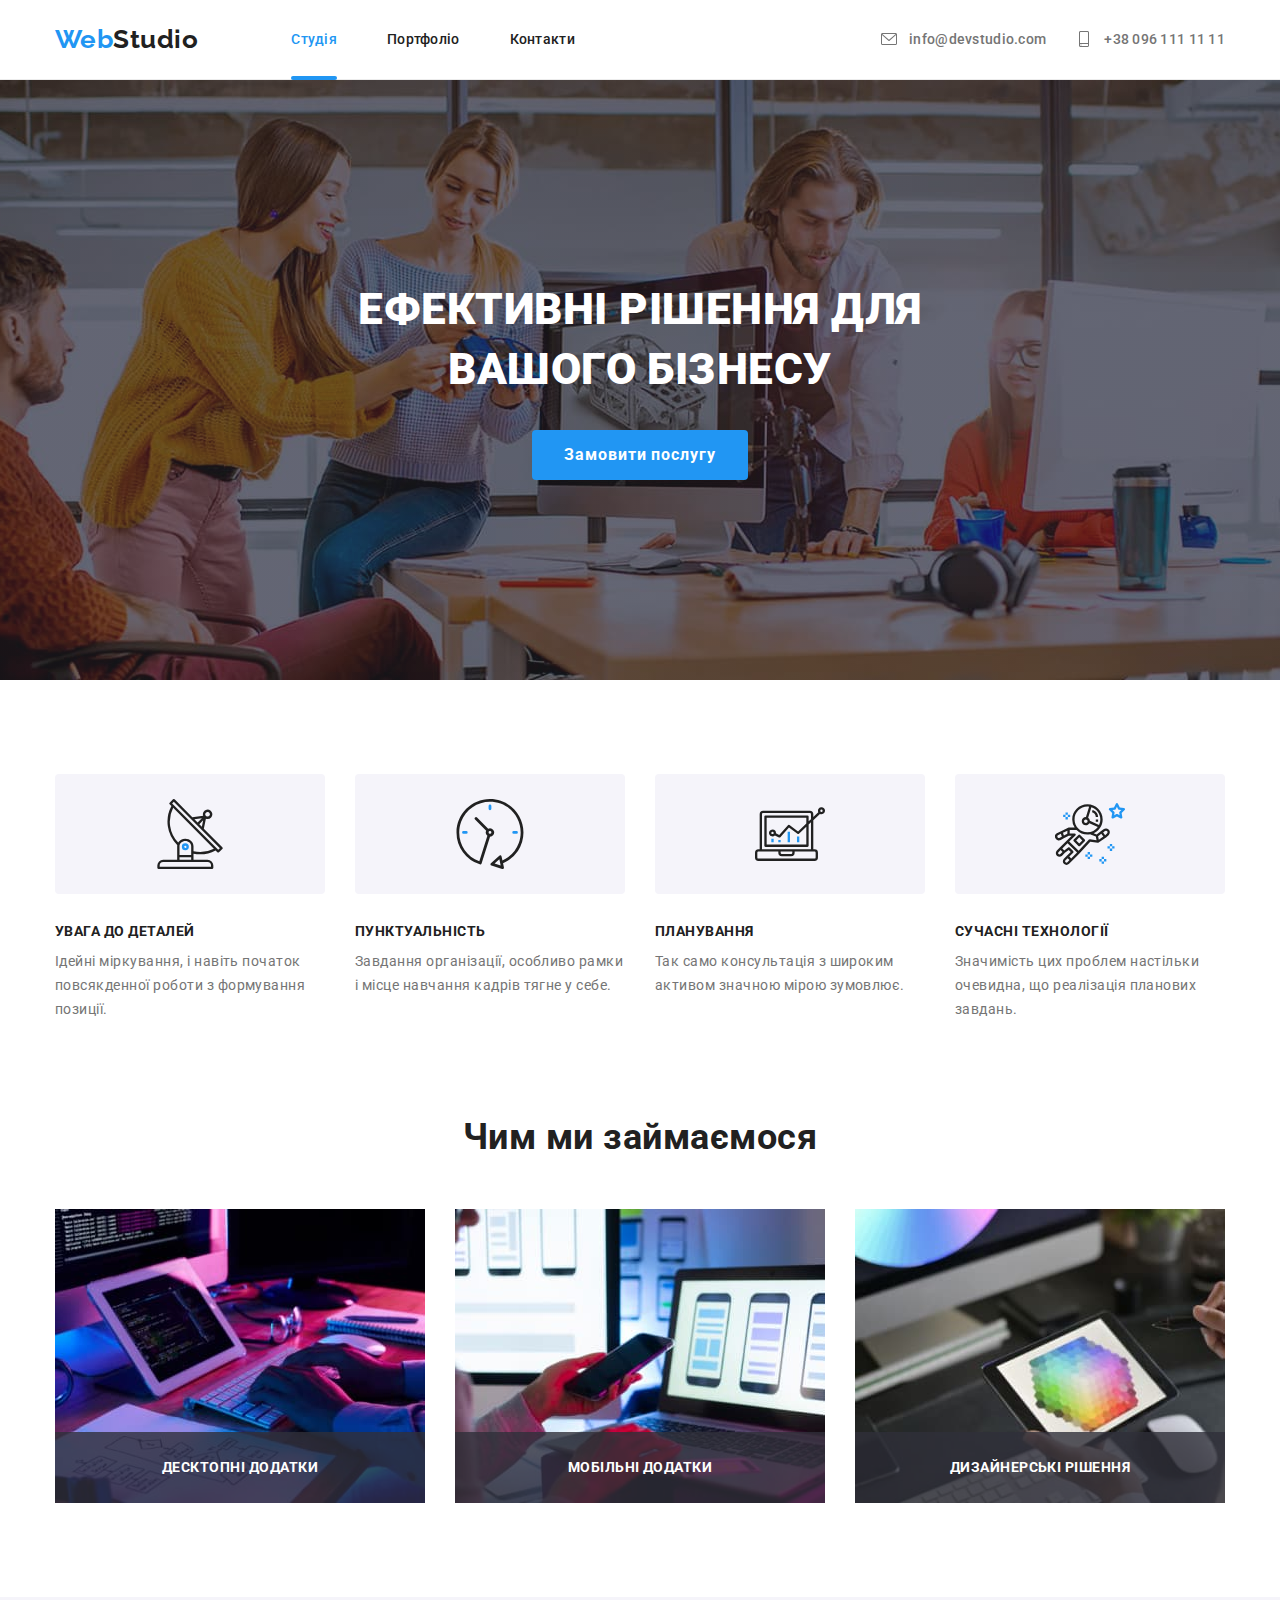
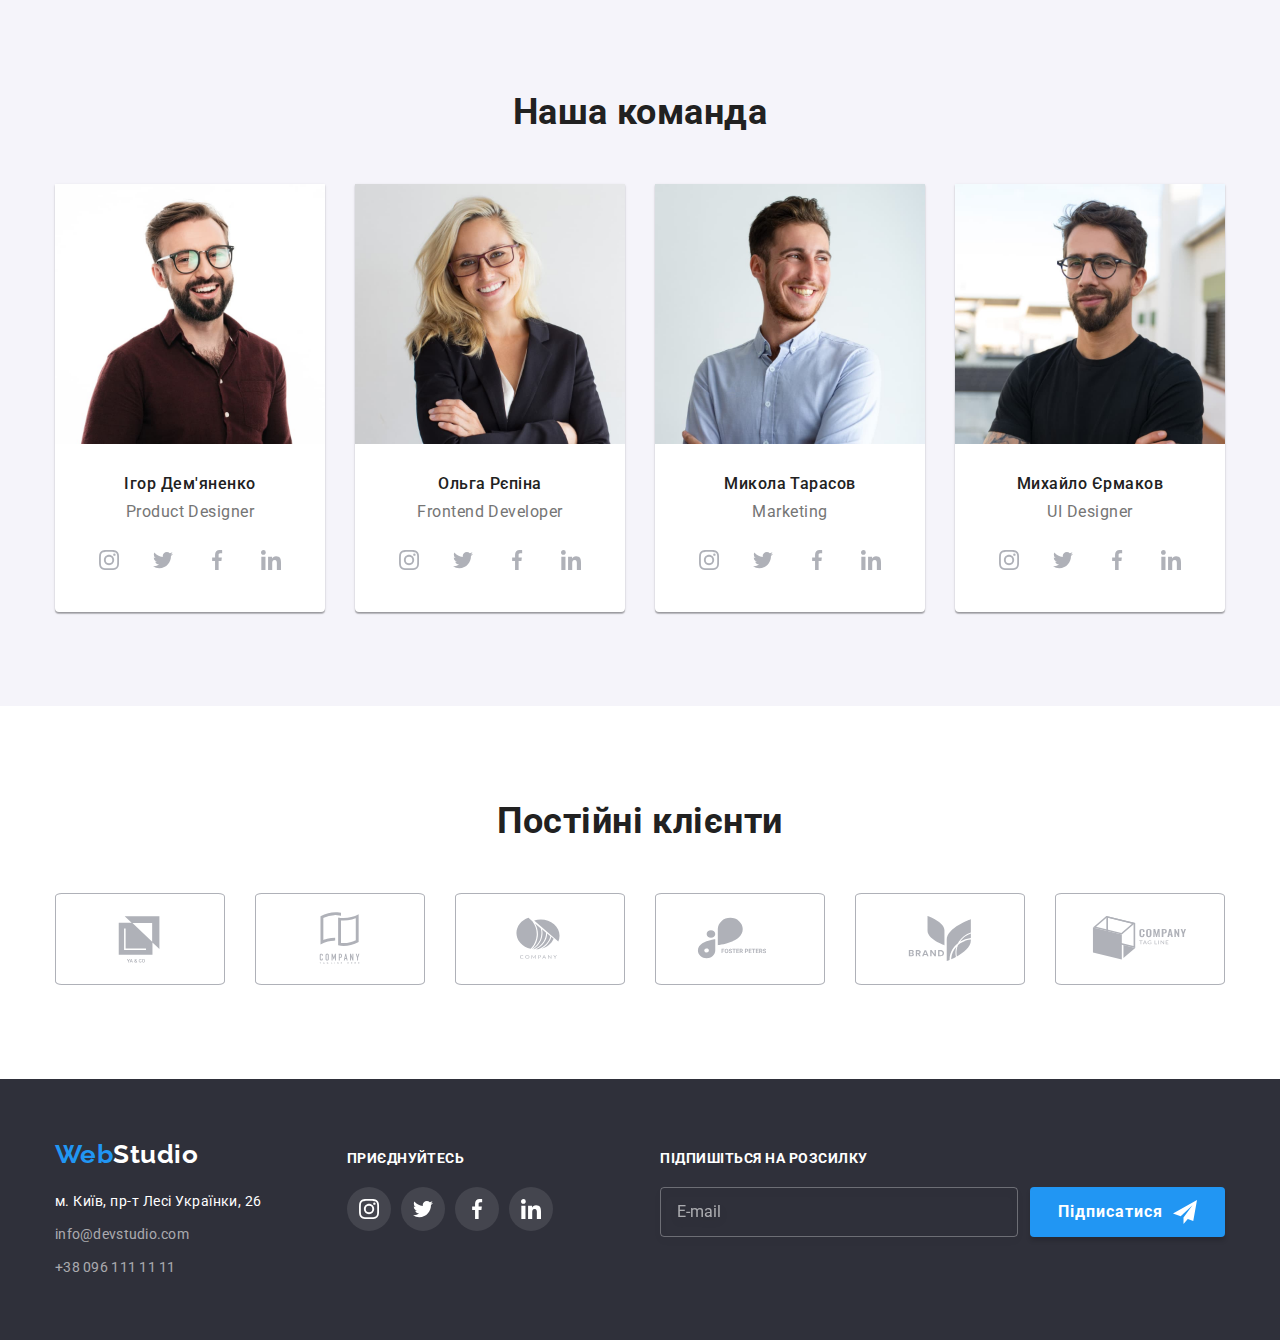
<file: index.html>
<!DOCTYPE html>
<html lang="uk">
  <head>
    <meta charset="UTF-8" />
    <meta http-equiv="X-UA-Compatible" content="IE=edge" />
    <meta name="viewport" content="width=device-width, initial-scale=1.0" />
    <title>Студія</title>
    <link rel="preconnect" href="https://fonts.googleapis.com" />
    <link rel="preconnect" href="https://fonts.gstatic.com" crossorigin />
    <link
      href="https://fonts.googleapis.com/css2?family=Raleway:wght@700&family=Roboto:wght@400;500;700;900&display=swap"
      rel="stylesheet"
    />
    <link
      rel="stylesheet"
      href="https://cdnjs.cloudflare.com/ajax/libs/modern-normalize/1.1.0/modern-normalize.min.css"
    />
    <link rel="stylesheet" href="./css/main.min.css" />
  </head>
  <body>
    <!-- Header -->
    <header>
      <div class="container container--header">
        <nav class="container--header">
          <a href="./index.html" class="logo">Web<span class="logo--header">Studio</span></a>
          <ul class="navigation">
            <li class="navigation__item">
              <a href="./index.html" class="navigation__link navigation__link--current">Студія</a>
            </li>
            <li class="navigation__item">
              <a href="./portfolio.html" class="navigation__link">Портфоліо</a>
            </li>
            <li class="navigation__item">
              <a href="" class="navigation__link">Контакти</a>
            </li>
          </ul>
        </nav>

        <ul class="header-contacts">
          <li class="header-contacts__item">
            <a href="mailto:info@devstudio.com" class="header-contacts__link">
              <svg class="header-contacts__icon" width="16px" height="16px">
                <use href="./images/icons.svg#icon-mail"></use>
              </svg>
              info@devstudio.com
            </a>
          </li>
          <li class="header-contacts__item">
            <a href="tel.+380961111111" class="header-contacts__link">
              <svg class="header-contacts__icon" width="16px" height="16px">
                <use href="./images/icons.svg#icon-smartphone"></use>
              </svg>
              +38 096 111 11 11
            </a>
          </li>
        </ul>
      </div>
    </header>

    <!-- Main -->
    <main>
      <section class="hero">
        <div class="container">
          <h1 class="hero__title">Ефективні рішення для вашого бізнесу</h1>
          <button type="button" class="button hero__button" data-modal-open>Замовити послугу</button>
        </div>
      </section>

      <section class="section advantages">
        <div class="container">
          <h2 class="section-title visually-hidden">Наші переваги</h2>
          <ul class="advantages__list">
            <li class="advantages__item">
              <div class="advantages__icon-box">
                <svg class="advantages__icon" width="70" height="70">
                  <use href="./images/icons.svg#icon-antenna"></use>
                </svg>
              </div>
              <h3 class="advantages__name">УВАГА ДО ДЕТАЛЕЙ</h3>
              <p class="advantages__text">
                Ідейні міркування, i навіть початок повсякденної роботи з формування позиції.
              </p>
            </li>
            <li class="advantages__item">
              <div class="advantages__icon-box">
                <svg class="advantages__icon" width="70" height="70">
                  <use href="./images/icons.svg#icon-clock"></use>
                </svg>
              </div>
              <h3 class="advantages__name">ПУНКТУАЛЬНІСТЬ</h3>
              <p class="advantages__text">Завдання організації, особливо рамки i місце навчання кадрів тягне у себе.</p>
            </li>
            <li class="advantages__item">
              <div class="advantages__icon-box">
                <svg class="advantages__icon" width="70" height="70">
                  <use href="./images/icons.svg#icon-diagram"></use>
                </svg>
              </div>
              <h3 class="advantages__name">ПЛАНУВАННЯ</h3>
              <p class="advantages__text">Так само консультація з широким активом значною мірою зумовлює.</p>
            </li>
            <li class="advantages__item">
              <div class="advantages__icon-box">
                <svg class="advantages__icon" width="70" height="70">
                  <use href="./images/icons.svg#icon-astronaut"></use>
                </svg>
              </div>
              <h3 class="advantages__name">СУЧАСНІ ТЕХНОЛОГІЇ</h3>
              <p class="advantages__text">Значимість цих проблем настільки очевидна, що реалізація планових завдань.</p>
            </li>
          </ul>
        </div>
      </section>
      <section class="section about">
        <div class="container">
          <h2 class="section-title">Чим ми займаємося</h2>
          <ul class="about-list">
            <li>
              <div class="about-box">
                <img src="images/image1sq.jpg" alt="Створення програмного забезпечення" width="370" />
                <p class="about-header">Десктопні додатки</p>
              </div>
            </li>
            <li>
              <div class="about-box">
                <img src="images/image2sq.jpg" alt="Створення дизайну" width="370" />
                <p class="about-header">Мобільні додатки</p>
              </div>
            </li>
            <li>
              <div class="about-box">
                <img src="images/image3sq.jpg" alt="Робота над інтерфейсом користувача" width="370" />
                <p class="about-header">Дизайнерські рішення</p>
                <p></p>
              </div>
            </li>
          </ul>
        </div>
      </section>

      <section class="section team">
        <div class="container">
          <h2 class="section-title">Наша команда</h2>
          <ul class="team-list">
            <li class="team-item">
              <img src="images/team-member1sq.jpg" alt="Чоловік з бородою в окулярах та бордовій сорочці" width="270" />
              <div class="team-member-card">
                <h3 class="team-member-name">Ігор Дем'яненко</h3>
                <p lang="en" class="team-member-position">Product Designer</p>
                <ul class="social">
                  <li class="social-item">
                    <a href="" class="social-link">
                      <svg class="social-icon" width="20" height="20">
                        <use href="./images/icons.svg#icon-instagram"></use>
                      </svg>
                    </a>
                  </li>
                  <li class="social-item">
                    <a href="" class="social-link">
                      <svg class="social-icon" width="20" height="20">
                        <use href="./images/icons.svg#icon-twitter"></use>
                      </svg>
                    </a>
                  </li>
                  <li class="social-item">
                    <a href="" class="social-link">
                      <svg class="social-icon" width="20" height="20">
                        <use href="./images/icons.svg#icon-facebook"></use>
                      </svg>
                    </a>
                  </li>
                  <li class="social-item">
                    <a href="" class="social-link">
                      <svg class="social-icon" width="20" height="20">
                        <use href="./images/icons.svg#icon-linkedin"></use>
                      </svg>
                    </a>
                  </li>
                </ul>
              </div>
            </li>
            <li class="team-item">
              <img src="images/team-member2sq.jpg" alt="Білява жінка в окулярах та чорному піджаку" width="270" />
              <div class="team-member-card">
                <h3 class="team-member-name">Ольга Рєпіна</h3>
                <p lang="en" class="team-member-position">Frontend Developer</p>
                <ul class="social">
                  <li class="social-item">
                    <a href="" class="social-link">
                      <svg class="social-icon" width="20" height="20">
                        <use href="./images/icons.svg#icon-instagram"></use>
                      </svg>
                    </a>
                  </li>
                  <li class="social-item">
                    <a href="" class="social-link">
                      <svg class="social-icon" width="20" height="20">
                        <use href="./images/icons.svg#icon-twitter"></use>
                      </svg>
                    </a>
                  </li>
                  <li class="social-item">
                    <a href="" class="social-link">
                      <svg class="social-icon" width="20" height="20">
                        <use href="./images/icons.svg#icon-facebook"></use>
                      </svg>
                    </a>
                  </li>
                  <li class="social-item">
                    <a href="" class="social-link">
                      <svg class="social-icon" width="20" height="20">
                        <use href="./images/icons.svg#icon-linkedin"></use>
                      </svg>
                    </a>
                  </li>
                </ul>
              </div>
            </li>
            <li class="team-item">
              <img src="images/team-member3sq.jpg" alt="Чоловік в світло-блакитній сорочці" width="270" />
              <div class="team-member-card">
                <h3 class="team-member-name">Микола Тарасов</h3>
                <p lang="en" class="team-member-position">Marketing</p>
                <ul class="social">
                  <li class="social-item">
                    <a href="" class="social-link">
                      <svg class="social-icon" width="20" height="20">
                        <use href="./images/icons.svg#icon-instagram"></use>
                      </svg>
                    </a>
                  </li>
                  <li class="social-item">
                    <a href="" class="social-link">
                      <svg class="social-icon" width="20" height="20">
                        <use href="./images/icons.svg#icon-twitter"></use>
                      </svg>
                    </a>
                  </li>
                  <li class="social-item">
                    <a href="" class="social-link">
                      <svg class="social-icon" width="20" height="20">
                        <use href="./images/icons.svg#icon-facebook"></use>
                      </svg>
                    </a>
                  </li>
                  <li class="social-item">
                    <a href="" class="social-link">
                      <svg class="social-icon" width="20" height="20">
                        <use href="./images/icons.svg#icon-linkedin"></use>
                      </svg>
                    </a>
                  </li>
                </ul>
              </div>
            </li>
            <li class="team-item">
              <img src="images/team-member4sq.jpg" alt="Чоловік в чорніій футболці та окулярах" width="270" />
              <div class="team-member-card">
                <h3 class="team-member-name">Михайло Єрмаков</h3>
                <p lang="en" class="team-member-position">UI Designer</p>
                <ul class="social">
                  <li class="social-item">
                    <a href="" class="social-link">
                      <svg class="social-icon" width="20" height="20">
                        <use href="./images/icons.svg#icon-instagram"></use>
                      </svg>
                    </a>
                  </li>
                  <li class="social-item">
                    <a href="" class="social-link">
                      <svg class="social-icon" width="20" height="20">
                        <use href="./images/icons.svg#icon-twitter"></use>
                      </svg>
                    </a>
                  </li>
                  <li class="social-item">
                    <a href="" class="social-link">
                      <svg class="social-icon" width="20" height="20">
                        <use href="./images/icons.svg#icon-facebook"></use>
                      </svg>
                    </a>
                  </li>
                  <li class="social-item">
                    <a href="" class="social-link">
                      <svg class="social-icon" width="20" height="20">
                        <use href="./images/icons.svg#icon-linkedin"></use>
                      </svg>
                    </a>
                  </li>
                </ul>
              </div>
            </li>
          </ul>
        </div>
      </section>
      <section class="section">
        <div class="container">
          <h2 class="section-title">Постійні клієнти</h2>
          <ul class="clients">
            <li class="clients__item">
              <a href="" class="clients__link">
                <svg class="clients__icon" width="106" height="60">
                  <use href="./images/icons.svg#icon-Logo1"></use>
                </svg>
              </a>
            </li>
            <li class="clients__item">
              <a href="" class="clients__link">
                <svg class="clients__icon" width="106" height="60">
                  <use href="./images/icons.svg#icon-Logo2"></use>
                </svg>
              </a>
            </li>
            <li class="clients__item">
              <a href="" class="clients__link">
                <svg class="clients__icon" width="106" height="60">
                  <use href="./images/icons.svg#icon-Logo3"></use>
                </svg>
              </a>
            </li>
            <li class="clients__item">
              <a href="" class="clients__link">
                <svg class="clients__icon" width="106" height="60">
                  <use href="./images/icons.svg#icon-Logo4"></use>
                </svg>
              </a>
            </li>
            <li class="clients__item">
              <a href="" class="clients__link">
                <svg class="clients__icon" width="106" height="60">
                  <use href="./images/icons.svg#icon-Logo5"></use>
                </svg>
              </a>
            </li>
            <li class="clients__item">
              <a href="" class="clients__link">
                <svg class="clients__icon" width="106" height="60">
                  <use href="./images/icons.svg#icon-Logo6"></use>
                </svg>
              </a>
            </li>
          </ul>
        </div>
      </section>
    </main>
    <!-- Footer -->
    <footer>
      <section class="footer">
        <div class="container container-footer">
          <div class="main-info-footer">
            <a href="./index.html" class="logo">Web<span class="logo--footer">Studio</span></a>
            <address>
              <ul class="footer-contacts">
                <li>
                  <a
                    href="https://www.google.com/maps/place/GlobalLogic/data=!4m7!3m6!1s0x473add3457831ed7:0x76c75eca488087b6!8m2!3d49.8379832!4d24.0086337!16s%2Fg%2F11h6slklg1!19sChIJ1x6DVzTdOkcRtoeASMpex3Y?authuser=0&hl=uk&rclk=1"
                    target="_blank"
                    rel="noreferrer noopener nofollow"
                    class="footer-location"
                    >м. Київ, пр-т Лесі Українки, 26
                  </a>
                </li>
                <li>
                  <a href="mailto:info@devstudio.com" class="footer-mail">info@devstudio.com</a>
                </li>
                <li>
                  <a href="tel.+380961111111" class="footer-phone">+38 096 111 11 11</a>
                </li>
              </ul>
            </address>
          </div>
          <div class="footer-social">
            <p class="footer-social-text">приєднуйтесь</p>
            <ul class="footer-social-list">
              <li class="footer-social-item">
                <a href="" class="footer-social-link">
                  <svg class="footer-social-icon" width="20" height="20">
                    <use href="./images/icons.svg#icon-instagram"></use>
                  </svg>
                </a>
              </li>
              <li class="footer-social-item">
                <a href="" class="footer-social-link">
                  <svg class="footer-social-icon" width="20" height="20">
                    <use href="./images/icons.svg#icon-twitter"></use>
                  </svg>
                </a>
              </li>
              <li class="footer-social-item">
                <a href="" class="footer-social-link">
                  <svg class="footer-social-icon" width="20" height="20">
                    <use href="./images/icons.svg#icon-facebook"></use>
                  </svg>
                </a>
              </li>
              <li class="footer-social-item">
                <a href="" class="footer-social-link">
                  <svg class="footer-social-icon" width="20" height="20">
                    <use href="./images/icons.svg#icon-linkedin"></use>
                  </svg>
                </a>
              </li>
            </ul>
          </div>

          <div class="subscribe">
            <p class="subscribe-text">Підпишіться на розсилку</p>
            <form class="subscribe-form">
              <input type="text" class="subscribe-input" name="email" id="user-email" placeholder="E-mail" />
              <button type="submit" class="subscribe-button">
                Підписатися
                <svg width="24" height="24">
                  <use href="./images/icons.svg#icon-send"></use>
                </svg>
              </button>
            </form>
          </div>
        </div>
      </section>
    </footer>

    <!-- Modal window -->
    <div class="backdrop is-hidden" data-modal>
      <div class="modal">
        <button type="button" class="modal-exit" data-modal-close>
          <svg class="icon-exit">
            <use href="./images/icons.svg#icon-exit"></use>
          </svg>
        </button>

        <p class="modal-title">Залиште свої дані, ми вам передзвонимо</p>

        <form class="modal-form">
          <div class="modal-field">
            <label for="user-name" class="input-text">Ім'я</label>
            <div class="input-wrap">
              <input type="text" class="modal-input" name="user-name" id="user-name" required />
              <svg class="modal-icon" width="18" height="18">
                <use href="./images/icons.svg#person"></use>
              </svg>
            </div>
          </div>

          <div class="modal-field">
            <label for="user-phone" class="input-text">Телефон</label>
            <div class="input-wrap">
              <input type="tel" class="modal-input" name="user-phone" required id="user-phone" />
              <svg class="modal-icon" width="18" height="18">
                <use href="./images/icons.svg#phone"></use>
              </svg>
            </div>
          </div>

          <div class="modal-field">
            <label for="user-mail" class="input-text">Пошта</label>
            <div class="input-wrap">
              <input type="email" class="modal-input" name="user-mail" required id="user-mail" />
              <svg class="modal-icon" width="18" height="18">
                <use href="./images/icons.svg#email"></use>
              </svg>
            </div>
          </div>

          <div class="modal-field">
            <label for="user-comment" class="input-text">Коментар</label>
            <div class="input-wrap">
              <textarea name="user-text" id="user-comment" class="input-message" placeholder="Введіть текст"></textarea>
            </div>
          </div>

          <div class="modal-field modal-field-top">
            <input
              type="checkbox"
              name="privacy"
              id="privacy"
              value="true"
              required
              class="modal-check visually-hidden"
            />
            <label for="privacy" class="check-text">
              <span>
                <svg class="check-icon" width="16" height="15">
                  <use href="./images/icons.svg#check"></use>
                </svg>
              </span>
              Погоджуюся з розсилкою та приймаю <a href="" class="agreement-doc">Умови договору</a></label
            >
          </div>

          <button type="submit" class="modal-button">Відправити</button>
        </form>
      </div>
    </div>
    <script src="./js/modal.js"></script>
  </body>
</html>
<!-- перевірка коміту -->
</file>
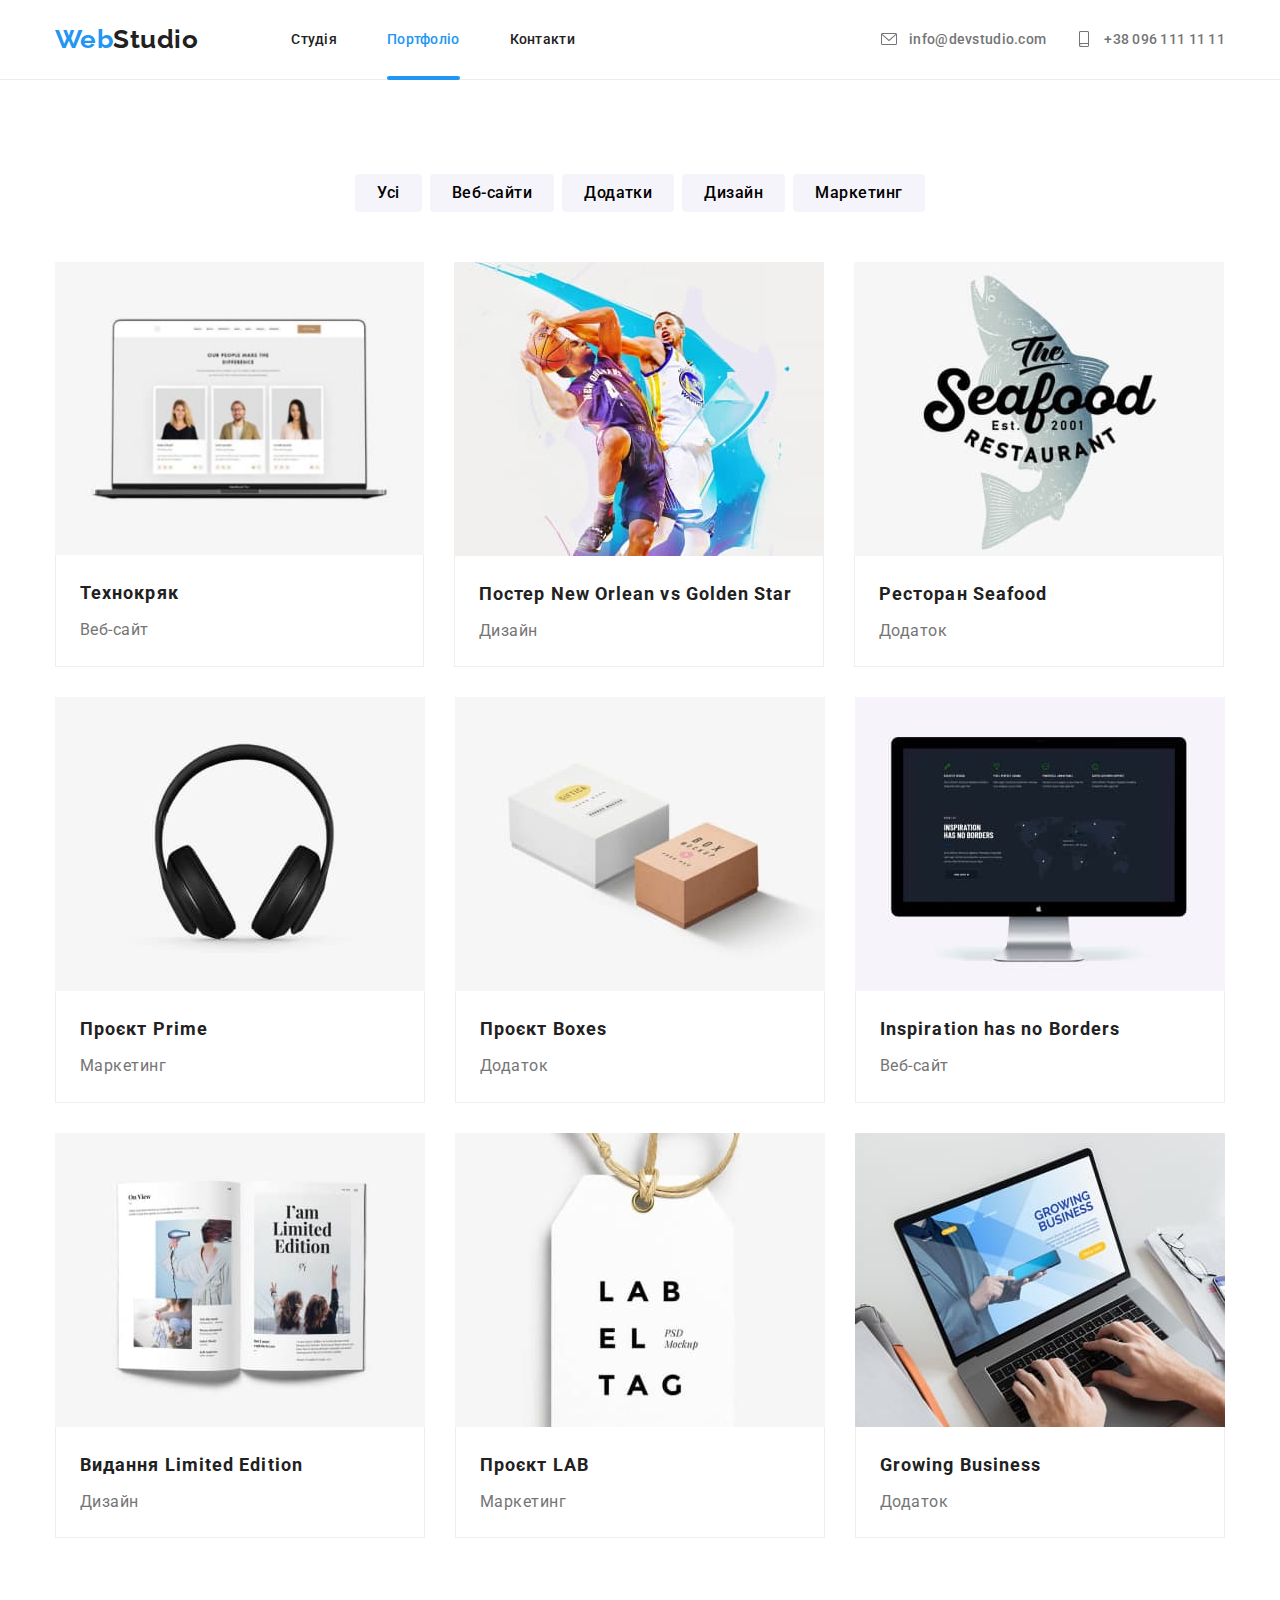
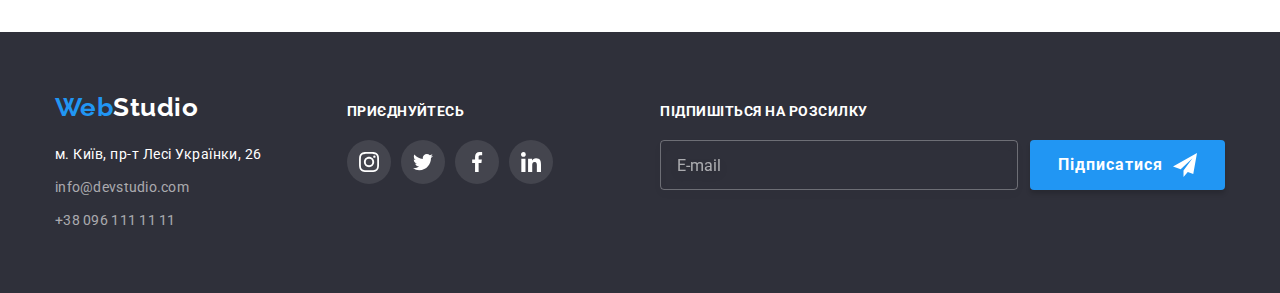
<file: portfolio.html>
<!DOCTYPE html>
<html lang="uk">
  <head>
    <meta charset="UTF-8" />
    <meta http-equiv="X-UA-Compatible" content="IE=edge" />
    <meta name="viewport" content="width=device-width, initial-scale=1.0" />
    <title>Портфоліо</title>
    <link rel="preconnect" href="https://fonts.googleapis.com" />
    <link rel="preconnect" href="https://fonts.gstatic.com" crossorigin />
    <link
      href="https://fonts.googleapis.com/css2?family=Raleway:wght@700&family=Roboto:wght@400;500;700;900&display=swap"
      rel="stylesheet"
    />
    <link
      rel="stylesheet"
      href="https://cdnjs.cloudflare.com/ajax/libs/modern-normalize/1.1.0/modern-normalize.min.css"
    />
    <link rel="stylesheet" href="./css/main.min.css" />
  </head>
  <body>
    <!-- Header -->
    <header>
      <div class="container container--header">
        <nav class="container--header">
          <a href="./index.html" class="logo">Web<span class="logo--header">Studio</span></a>
          <ul class="navigation">
            <li class="navigation__item">
              <a href="./index.html" class="navigation__link">Студія</a>
            </li>
            <li class="navigation__item">
              <a href="./portfolio.html" class="navigation__link navigation__link--current">Портфоліо</a>
            </li>
            <li class="navigation__item">
              <a href="" class="navigation__link">Контакти</a>
            </li>
          </ul>
        </nav>

        <ul class="header-contacts">
          <li class="header-contacts__item">
            <a href="mailto:info@devstudio.com" class="header-contacts__link">
              <svg class="header-contacts__icon" width="16px" height="16px">
                <use href="./images/icons.svg#icon-mail"></use>
              </svg>
              info@devstudio.com
            </a>
          </li>
          <li class="header-contacts__item">
            <a href="tel.+380961111111" class="header-contacts__link">
              <svg class="header-contacts__icon" width="16px" height="16px">
                <use href="./images/icons.svg#icon-smartphone"></use>
              </svg>
              +38 096 111 11 11
            </a>
          </li>
        </ul>
      </div>
    </header>

    <main>
      <section class="section portfolio">
        <div class="container">
          <h1 class="visually-hidden">Наші роботи на сторінці портфоліо</h1>

          <ul class="buttons-list">
            <li><button type="button" class="button">Усі</button></li>
            <li><button type="button" class="button">Веб-сайти</button></li>
            <li><button type="button" class="button">Додатки</button></li>
            <li><button type="button" class="button">Дизайн</button></li>
            <li><button type="button" class="button">Маркетинг</button></li>
          </ul>

          <ul class="project">
            <li class="project-item">
              <a class="section-link" href="">
                <div class="project-overlay">
                  <img src="./images/portfolio/technokriak.jpg" alt="Зображення проєкту" width="369" />
                  <p class="project-paragrapf">
                    Ресурс пропонує комплексні пропозиції з різним рівнем функціоналу та сервісів. Все це дозволить
                    відвідувачу отримати вичерпні відомості про компанію чи приватну особу.
                  </p>
                </div>
                <div class="project-text-block">
                  <h2 class="project-title">Технокряк</h2>
                  <p class="project-text">Веб-сайт</p>
                </div>
              </a>
            </li>

            <li class="project-item">
              <a class="section-link" href="">
                <div class="project-overlay">
                  <img
                    src="./images/portfolio/neworlean.jpg"
                    alt="Постер з двома чоловіками, що грають в баскетбол"
                    width="370"
                  />
                  <p class="project-paragrapf">
                    Ресурс пропонує комплексні пропозиції з різним рівнем функціоналу та сервісів. Все це дозволить
                    відвідувачу отримати вичерпні відомості про компанію чи приватну особу.
                  </p>
                </div>
                <div class="project-text-block">
                  <h2 class="project-title">Постер New Orlean vs Golden Star</h2>
                  <p class="project-text">Дизайн</p>
                </div>
              </a>
            </li>

            <li class="project-item">
              <a class="section-link" href="">
                <div class="project-overlay">
                  <img src="./images/portfolio/seafood.jpg" alt="Логотип ресторану морепродуктів" width="370" />
                  <p class="project-paragrapf">
                    Ресурс пропонує комплексні пропозиції з різним рівнем функціоналу та сервісів. Все це дозволить
                    відвідувачу отримати вичерпні відомості про компанію чи приватну особу.
                  </p>
                </div>
                <div class="project-text-block">
                  <h2 class="project-title">Ресторан Seafood</h2>
                  <p class="project-text">Додаток</p>
                </div>
              </a>
            </li>

            <li class="project-item">
              <a class="section-link" href="">
                <div class="project-overlay">
                  <img src="./images/portfolio/prime.jpg" alt="Чорні навушники на білому фоні" width="370" />
                  <p class="project-paragrapf">
                    Ресурс пропонує комплексні пропозиції з різним рівнем функціоналу та сервісів. Все це дозволить
                    відвідувачу отримати вичерпні відомості про компанію чи приватну особу.
                  </p>
                </div>
                <div class="project-text-block">
                  <h2 class="project-title">Проєкт Prime</h2>
                  <p class="project-text">Маркетинг</p>
                </div>
              </a>
            </li>

            <li class="project-item">
              <a class="section-link" href="">
                <div class="project-overlay">
                  <img src="./images/portfolio/box.jpg" alt="Дві коробки на білому фоні" width="370" />
                  <p class="project-paragrapf">
                    Ресурс пропонує комплексні пропозиції з різним рівнем функціоналу та сервісів. Все це дозволить
                    відвідувачу отримати вичерпні відомості про компанію чи приватну особу.
                  </p>
                </div>
                <div class="project-text-block">
                  <h2 class="project-title">Проєкт Boxes</h2>
                  <p class="project-text">Додаток</p>
                </div>
              </a>
            </li>

            <li class="project-item">
              <a class="section-link" href="">
                <div class="project-overlay">
                  <img src="./images/portfolio/monitor.jpg" alt="Монітор із описом проєкту" width="370" />
                  <p class="project-paragrapf">
                    Ресурс пропонує комплексні пропозиції з різним рівнем функціоналу та сервісів. Все це дозволить
                    відвідувачу отримати вичерпні відомості про компанію чи приватну особу.
                  </p>
                </div>
                <div class="project-text-block">
                  <h2 class="project-title">Inspiration has no Borders</h2>
                  <p class="project-text">Веб-сайт</p>
                </div>
              </a>
            </li>

            <li class="project-item">
              <a class="section-link" href="">
                <div class="project-overlay">
                  <img src="./images/portfolio/magazine.jpg" alt="Розгортка журналу" width="370" />
                  <p class="project-paragrapf">
                    Ресурс пропонує комплексні пропозиції з різним рівнем функціоналу та сервісів. Все це дозволить
                    відвідувачу отримати вичерпні відомості про компанію чи приватну особу.
                  </p>
                </div>
                <div class="project-text-block">
                  <h2 class="project-title">Видання Limited Edition</h2>
                  <p class="project-text">Дизайн</p>
                </div>
              </a>
            </li>

            <li class="project-item">
              <a class="section-link" href="">
                <div class="project-overlay">
                  <img src="./images/portfolio/lab.jpg" alt="Макет проєкту" width="370" />
                  <p class="project-paragrapf">
                    Ресурс пропонує комплексні пропозиції з різним рівнем функціоналу та сервісів. Все це дозволить
                    відвідувачу отримати вичерпні відомості про компанію чи приватну особу.
                  </p>
                </div>
                <div class="project-text-block">
                  <h2 class="project-title">Проєкт LAB</h2>
                  <p class="project-text">Маркетинг</p>
                </div>
              </a>
            </li>

            <li class="project-item">
              <a class="section-link" href="">
                <div class="project-overlay">
                  <img
                    src="./images/portfolio/business.jpg"
                    alt="Ноутбук із заставкою прєкту та руками на клавіатурі"
                    width="370"
                  />
                  <p class="project-paragrapf">
                    Ресурс пропонує комплексні пропозиції з різним рівнем функціоналу та сервісів. Все це дозволить
                    відвідувачу отримати вичерпні відомості про компанію чи приватну особу.
                  </p>
                </div>
                <div class="project-text-block">
                  <h2 class="project-title">Growing Business</h2>
                  <p class="project-text">Додаток</p>
                </div>
              </a>
            </li>
          </ul>
        </div>
      </section>
    </main>
    <!-- Footer -->
    <footer>
      <section class="footer">
        <div class="container container-footer">
          <div class="main-info-footer">
            <a href="./index.html" class="logo">Web<span class="logo--footer">Studio</span></a>
            <address>
              <ul class="footer-contacts">
                <li>
                  <a
                    href="https://www.google.com/maps/place/GlobalLogic/data=!4m7!3m6!1s0x473add3457831ed7:0x76c75eca488087b6!8m2!3d49.8379832!4d24.0086337!16s%2Fg%2F11h6slklg1!19sChIJ1x6DVzTdOkcRtoeASMpex3Y?authuser=0&hl=uk&rclk=1"
                    target="_blank"
                    rel="noreferrer noopener nofollow"
                    class="footer-location"
                    >м. Київ, пр-т Лесі Українки, 26
                  </a>
                </li>
                <li>
                  <a href="mailto:info@devstudio.com" class="footer-mail">info@devstudio.com</a>
                </li>
                <li>
                  <a href="tel.+380961111111" class="footer-phone">+38 096 111 11 11</a>
                </li>
              </ul>
            </address>
          </div>
          <div class="footer-social">
            <p class="footer-social-text">приєднуйтесь</p>
            <ul class="footer-social-list">
              <li class="footer-social-item">
                <a href="" class="footer-social-link">
                  <svg class="footer-social-icon" width="20" height="20">
                    <use href="./images/icons.svg#icon-instagram"></use>
                  </svg>
                </a>
              </li>
              <li class="footer-social-item">
                <a href="" class="footer-social-link">
                  <svg class="footer-social-icon" width="20" height="20">
                    <use href="./images/icons.svg#icon-twitter"></use>
                  </svg>
                </a>
              </li>
              <li class="footer-social-item">
                <a href="" class="footer-social-link">
                  <svg class="footer-social-icon" width="20" height="20">
                    <use href="./images/icons.svg#icon-facebook"></use>
                  </svg>
                </a>
              </li>
              <li class="footer-social-item">
                <a href="" class="footer-social-link">
                  <svg class="footer-social-icon" width="20" height="20">
                    <use href="./images/icons.svg#icon-linkedin"></use>
                  </svg>
                </a>
              </li>
            </ul>
          </div>

          <div class="subscribe">
            <p class="subscribe-text">Підпишіться на розсилку</p>
            <form class="subscribe-form">
              <input type="text" class="subscribe-input" name="email" id="user-email" placeholder="E-mail" />
              <button type="submit" class="subscribe-button">
                Підписатися
                <svg width="24" height="24">
                  <use href="./images/icons.svg#icon-send"></use>
                </svg>
              </button>
            </form>
          </div>
        </div>
      </section>
    </footer>
  </body>
</html>
</file>
<file: css/main.min.css>
body{background-color:#fff;color:#757575;font-family:Roboto,sans-serif;letter-spacing:.03em;font-size:16px}h1,h2,h3,h4,h5,h6,p,ul{margin-top:0;margin-bottom:0}ul{list-style:none}img{display:block}.container{margin-left:auto;margin-right:auto;padding-left:15px;padding-right:15px;width:1200px}.visually-hidden{position:absolute;width:1px;height:1px;margin:-1px;border:0;padding:0;white-space:nowrap;-webkit-clip-path:inset(50%);clip-path:inset(50%);clip:rect(0 0 0 0);overflow:hidden}.button{cursor:pointer;font-family:inherit;font-size:inherit}.logo{font-weight:700;font-size:26px;line-height:1.2;font-family:Raleway;-webkit-text-decoration-line:none;text-decoration-line:none;color:#2196f3}.logo--header{color:#212121}.logo--footer{color:#fff}header{border-bottom:1px solid #ececec}.container--header{display:flex;align-items:center}.navigation{display:flex;align-items:center;padding:0;margin-left:93px}.navigation__item:not(:last-child){margin-right:50px;margin-bottom:0px}.navigation__link{transition-property:color;transition-duration:250ms;transition-timing-function:cubic-bezier(0.4, 0, 0.2, 1);font-weight:500;font-size:14px;line-height:1.1;letter-spacing:.02em;display:block;position:relative;text-decoration:none;padding-top:32px;padding-bottom:32px;color:#212121}.navigation__link:hover,.navigation__link:focus{color:#2196f3}.navigation__link--current{color:#2196f3}.navigation__link--current:after{transition-property:background-color;transition-duration:250ms;transition-timing-function:cubic-bezier(0.4, 0, 0.2, 1);position:absolute;content:"";display:block;width:100%;height:4px;left:0;bottom:-1px;border-radius:2px;background-color:#2196f3}.header-contacts{display:block;display:flex;padding:0;margin-left:auto;font-size:14px}.header-contacts__item+.header-contacts__item{margin-left:30px}.header-contacts__link{transition-property:color;transition-duration:250ms;transition-timing-function:cubic-bezier(0.4, 0, 0.2, 1);font-weight:500;font-size:14px;line-height:1.2;letter-spacing:.02em;display:flex;-moz-column-gap:12px;column-gap:12px;text-decoration:none;color:#757575}.header-contacts__link:hover,.header-contacts__link:focus{color:#2196f3}.header-contacts__link:hover .header-contacts__icon,.header-contacts__link:focus .header-contacts__icon{fill:#2196f3}.header-contacts__icon{transition-property:fill;transition-duration:250ms;transition-timing-function:cubic-bezier(0.4, 0, 0.2, 1);fill:#757575}.hero{padding-top:200px;padding-bottom:200px;text-align:center;background-color:#2f303a;background-image:linear-gradient(to right, rgba(47, 48, 58, 0.4), rgba(47, 48, 58, 0.4)),url(../images/hero-bg.jpg);background-repeat:no-repeat;background-position:center;background-size:cover;max-width:1600px;margin:auto}.hero__title{font-weight:900;font-size:44px;line-height:1.36;width:696px;margin-left:auto;margin-right:auto;margin-bottom:30px;color:#fff;text-transform:uppercase}.hero__button{font-weight:700;font-size:16px;line-height:1.9;letter-spacing:.06em;display:block;margin:auto;padding:10px 32px;border:none;border-radius:4px;background-color:#2196f3;color:#fff}.section{padding-top:94px;padding-bottom:94px}.section-link{color:#757575;text-decoration:none}.section-title{margin-top:0px;margin-bottom:50px;color:#212121;font-size:36px;line-height:1.2;text-align:center}.advantages__list{display:flex;gap:30px;padding:0;margin:0;margin:0px}.advantages__name{font-size:14px;line-height:1.14;margin-top:30px;margin-bottom:10px;color:#212121}.advantages__icon-box{display:flex;justify-content:center;align-items:center;width:270px;height:120px;border-radius:4px;background-color:#f5f4fa}.advantages__text{font-size:14px;line-height:1.7}.about{padding-top:0}.about-box{position:relative}.about-list{display:flex;gap:30px;padding:0;margin:0;margin:0px}.about-header{font-weight:700;font-size:14px;line-height:1.2;position:absolute;text-transform:uppercase;text-align:center;color:#fff;background-color:rgba(47,48,58,.8);width:100%;left:0px;bottom:0px;padding-top:27px;padding-bottom:27px}.team{background-color:#f5f4fa}.team-list{display:flex;padding:0;gap:30px;flex-basis:calc(100% - 90px)/4}.team-item{background-color:#fff;box-shadow:0px 1px 3px rgba(0,0,0,.12),0px 1px 1px rgba(0,0,0,.14),0px 2px 1px rgba(0,0,0,.2);border-radius:0px 0px 4px 4px}.team-member-card{text-align:center;padding-top:30px}.team-member-name{font-weight:500;font-size:16px;line-height:1.2;margin-bottom:10px;color:#212121}.team-member-position{margin-bottom:16px}.social{display:flex;justify-content:center;text-align:center;gap:10px;padding:0px 32px 30px 32px}.social-item{width:44px;height:44px}.social-link{transition-property:background-color;transition-duration:250ms;transition-timing-function:cubic-bezier(0.4, 0, 0.2, 1);display:flex;width:100%;height:100%;border-radius:50%;align-items:center;justify-content:center}.social-icon{transition-property:fill;transition-duration:250ms;transition-timing-function:cubic-bezier(0.4, 0, 0.2, 1);fill:#afb1b8}.social-link:hover .social-icon,.social-link:focus .social-icon{fill:#fff}.social-link:hover,.social-link:focus{background-color:#2196f3}.clients{padding:0;display:flex;gap:30px;justify-content:center;text-align:center}.clients__item{display:flex;align-items:center;width:170px;height:92px}.clients__link{transition-property:border;transition-duration:250ms;transition-timing-function:cubic-bezier(0.4, 0, 0.2, 1);display:flex;justify-content:center;align-items:center;width:100%;height:100%;border:1px solid #afb1b8;border-radius:4%}.clients__link:hover .clients__icon,.clients__link:focus .clients__icon{fill:#2196f3}.clients__link:hover,.clients__link:focus{border:1px solid #2196f3}.clients__icon{transition-property:fill;transition-duration:250ms;transition-timing-function:cubic-bezier(0.4, 0, 0.2, 1);display:flex;align-items:center;fill:#afb1b8}.buttons-list{display:flex;justify-content:center;padding:0;margin-bottom:50px;gap:8px}.buttons-list .button{transition-property:color,background-color,box-shadow;transition-duration:250ms;transition-timing-function:cubic-bezier(0.4, 0, 0.2, 1);font-weight:500;font-size:16px;line-height:1.6;letter-spacing:inherit;display:block;text-align:center;margin:auto;padding:6px 22px;border:none;border-radius:4px;background-color:#f5f4fa}.buttons-list .button:hover,.buttons-list .button:focus{color:#fff;background-color:#2196f3;box-shadow:0px 3px 1px rgba(0,0,0,.1),0px 1px 2px rgba(0,0,0,.08),0px 2px 2px rgba(0,0,0,.12)}.project{display:flex;flex-wrap:wrap;padding:0;gap:30px;flex-basis:calc((100% - 60px)/3)}.project-item{transition-property:box-shadow;transition-duration:250ms;transition-timing-function:cubic-bezier(0.4, 0, 0.2, 1)}.project-item:hover,.project-item:focus{box-shadow:0px 1px 1px rgba(0,0,0,.12),0px 4px 4px rgba(0,0,0,.06),1px 4px 6px rgba(0,0,0,.16)}.project-paragrapf{transition-property:transform;transition-duration:250ms;transition-timing-function:cubic-bezier(0.4, 0, 0.2, 1);font-weight:400;font-size:18px;line-height:1.5;position:absolute;width:100%;height:100%;top:0;left:0px;bottom:0px;padding:63px 24px;transform:translateY(100%);color:#fff;background-color:rgba(33,150,243,.9)}.project-item:hover .project-paragrapf,.project-item:focus .project-paragrapf{transform:translateY(0%)}.project-card{width:370px;height:404px;border:1px solid #eee}.project-title{margin-bottom:4px}.project-text-block{border:1px solid #eee;padding:20px 24px;border-top:none}.project-overlay{position:relative;overflow:hidden}.project-title{color:#212121;font-size:18px;line-height:2;letter-spacing:.06em}.project-text{line-height:1.9}.footer{background-color:#2f303a;padding-top:60px;padding-bottom:60px}.footer-location{text-decoration:none;font-size:14px;line-height:1.7;color:#fff}.footer-contacts{display:flex;flex-direction:column;gap:9px;padding-left:0;margin-top:20px;font-style:normal}.footer-mail,.footer-phone{transition-property:color;transition-duration:250ms;transition-timing-function:cubic-bezier(0.4, 0, 0.2, 1);font-weight:400;font-size:14px;line-height:1.7;letter-spacing:.02em;display:flex;text-decoration:none;color:rgba(255,255,255,.6)}.footer-mail:hover,.footer-mail:focus,.footer-phone:hover,.footer-phone:focus{color:#2196f3}.container-footer{display:flex;gap:70px;align-items:baseline;justify-content:space-between}.footer-social-text{font-weight:700;font-size:14px;line-height:1.2;margin-bottom:20px;margin-left:0px;text-transform:uppercase;color:#fff}.footer-social-list{display:flex;justify-content:center;align-items:center;text-align:center;gap:10px;padding:0}.footer-social-item{width:44px;height:44px}.footer-social-link{transition-property:background-color;transition-duration:250ms;transition-timing-function:cubic-bezier(0.4, 0, 0.2, 1);display:flex;width:100%;height:100%;border-radius:50%;background-color:rgba(255,255,255,.1);border-radius:50%;align-items:center;justify-content:center;text-decoration:none}.footer-social-link:hover,.footer-social-link:focus{background-color:#2196f3}.footer-social-icon{display:flex;justify-content:center;align-items:center;width:20px;height:20px;fill:#fff}.subscribe{margin-left:23px}.subscribe-text{font-weight:700;font-size:14px;line-height:1.14;font-style:normal;text-transform:uppercase;margin-bottom:20px;color:#fff}.subscribe-form{display:flex;gap:12px}.subscribe-input{font-weight:400;font-size:16px;line-height:1.25;width:358px;height:50px;padding-left:16px;border:1px solid rgba(255,255,255,.3);border-radius:4px;outline:rgba(0,0,0,0);filter:drop-shadow(0px 4px 4px rgba(0, 0, 0, 0.15));color:rgba(255,255,255,.6);background-color:rgba(0,0,0,0)}.subscribe-input::-moz-placeholder{font-weight:400;font-size:16px;line-height:1.25;color:rgba(255,255,255,.6)}.subscribe-input:-ms-input-placeholder{font-weight:400;font-size:16px;line-height:1.25;color:rgba(255,255,255,.6)}.subscribe-input::placeholder{font-weight:400;font-size:16px;line-height:1.25;color:rgba(255,255,255,.6)}.subscribe-button{font-weight:700;font-size:16px;line-height:1.9;letter-spacing:.06em;display:flex;justify-content:center;align-items:center;gap:10px;height:50px;padding-left:28px;padding-right:28px;border:none;border-radius:4px;color:#fff;background-color:#2196f3;cursor:pointer;box-shadow:0px 4px 4px rgba(0,0,0,.15)}.backdrop{transition-property:opacity,visibility;transition-duration:250ms;transition-timing-function:cubic-bezier(0.4, 0, 0.2, 1);position:fixed;top:0;width:100%;height:100%;background-color:rgba(0,0,0,.2)}.modal{width:528px;position:absolute;top:50%;left:50%;padding:40px;transform:translate(-50%, -50%) scale(1);transition:transform 250ms cubic-bezier(0.4, 0, 0.2, 1);background-color:#fff;box-shadow:0px 1px 3px rgba(0,0,0,.12),0px 1px 1px rgba(0,0,0,.14),0px 2px 1px rgba(0,0,0,.2);border-radius:4px}.backdrop.is-hidden .modal{transform:translate(-50%, -50%) scaleY(0)}.is-hidden{opacity:0;visibility:hidden;pointer-events:none}.modal-exit{transition-property:fill;transition-duration:250ms;transition-timing-function:cubic-bezier(0.4, 0, 0.2, 1);position:absolute;right:8px;top:8px;display:flex;justify-content:center;align-items:center;width:30px;height:30px;border:1px solid rgba(0,0,0,.1);border-radius:50%;cursor:pointer;background-color:#fff}.icon-exit{transition-property:fill;transition-duration:250ms;transition-timing-function:cubic-bezier(0.4, 0, 0.2, 1);position:absolute;fill:#000;width:18px;height:18px}.icon-exit:hover,.icon-exit:focus{fill:#2196f3}.modal-button{transition-property:background-color;transition-duration:250ms;transition-timing-function:cubic-bezier(0.4, 0, 0.2, 1);font-weight:700;font-size:16px;line-height:1.9;letter-spacing:.06em;display:block;margin:auto;margin-top:30px;padding:10px 52px;border:none;border-radius:4px;color:#fff;background-color:#2196f3;box-shadow:0px 4px 4px rgba(0,0,0,.15);cursor:pointer}.modal-button:hover,.modal-button:focus{background-color:#188ce8}.modal-field{margin-bottom:10px}.modal-field-top{margin-top:20px}.modal-title{font-weight:700;font-size:20px;line-height:1.15;text-align:center;margin-bottom:12px;color:#212121}.input-wrap{transition-property:border;transition-duration:250ms;transition-timing-function:cubic-bezier(0.4, 0, 0.2, 1);position:relative;margin-top:4px;border:1px solid rgba(33,33,33,.2);border-radius:4px}.input-wrap:hover,.input-wrap:focus{border:1px solid #2196f3}.input-wrap:hover .modal-icon,.input-wrap:focus .modal-icon{fill:#2196f3}.modal-input{font-weight:400;font-size:12px;line-height:1.2;width:100%;height:40px;padding-left:32px;border:none;border-radius:4px;outline:rgba(0,0,0,0);color:#000;cursor:pointer}.input-text{font-weight:unset;font-size:12px;line-height:1.16;font-style:normal;letter-spacing:.01em}.modal-icon{position:absolute;left:7px;top:50%;transform:translateY(-50%)}.input-message{font-weight:400;font-size:12px;line-height:1.2;resize:none;width:100%;height:120px;padding:15px;border:none;outline:rgba(0,0,0,0);color:#000;cursor:pointer}.check-text{font-weight:400;font-size:14px;line-height:1.7;display:flex;justify-content:center;align-items:center;margin-top:0;gap:4px;margin-bottom:0;color:#757575}.agreement-doc{font-weight:400;font-size:14px;line-height:1.7;color:#2196f3}.check-text span{display:flex;align-items:center;justify-content:center;width:16px;height:15px;margin-right:5px;border:1px solid #212121;border-radius:2px;content:""}.modal-check:checked+.check-text span{background-color:#2196f3;border:none}.agreement-doc{-webkit-text-decoration-skip-ink:none;text-decoration-skip-ink:none}/*# sourceMappingURL=main.min.css.map */
</file>
